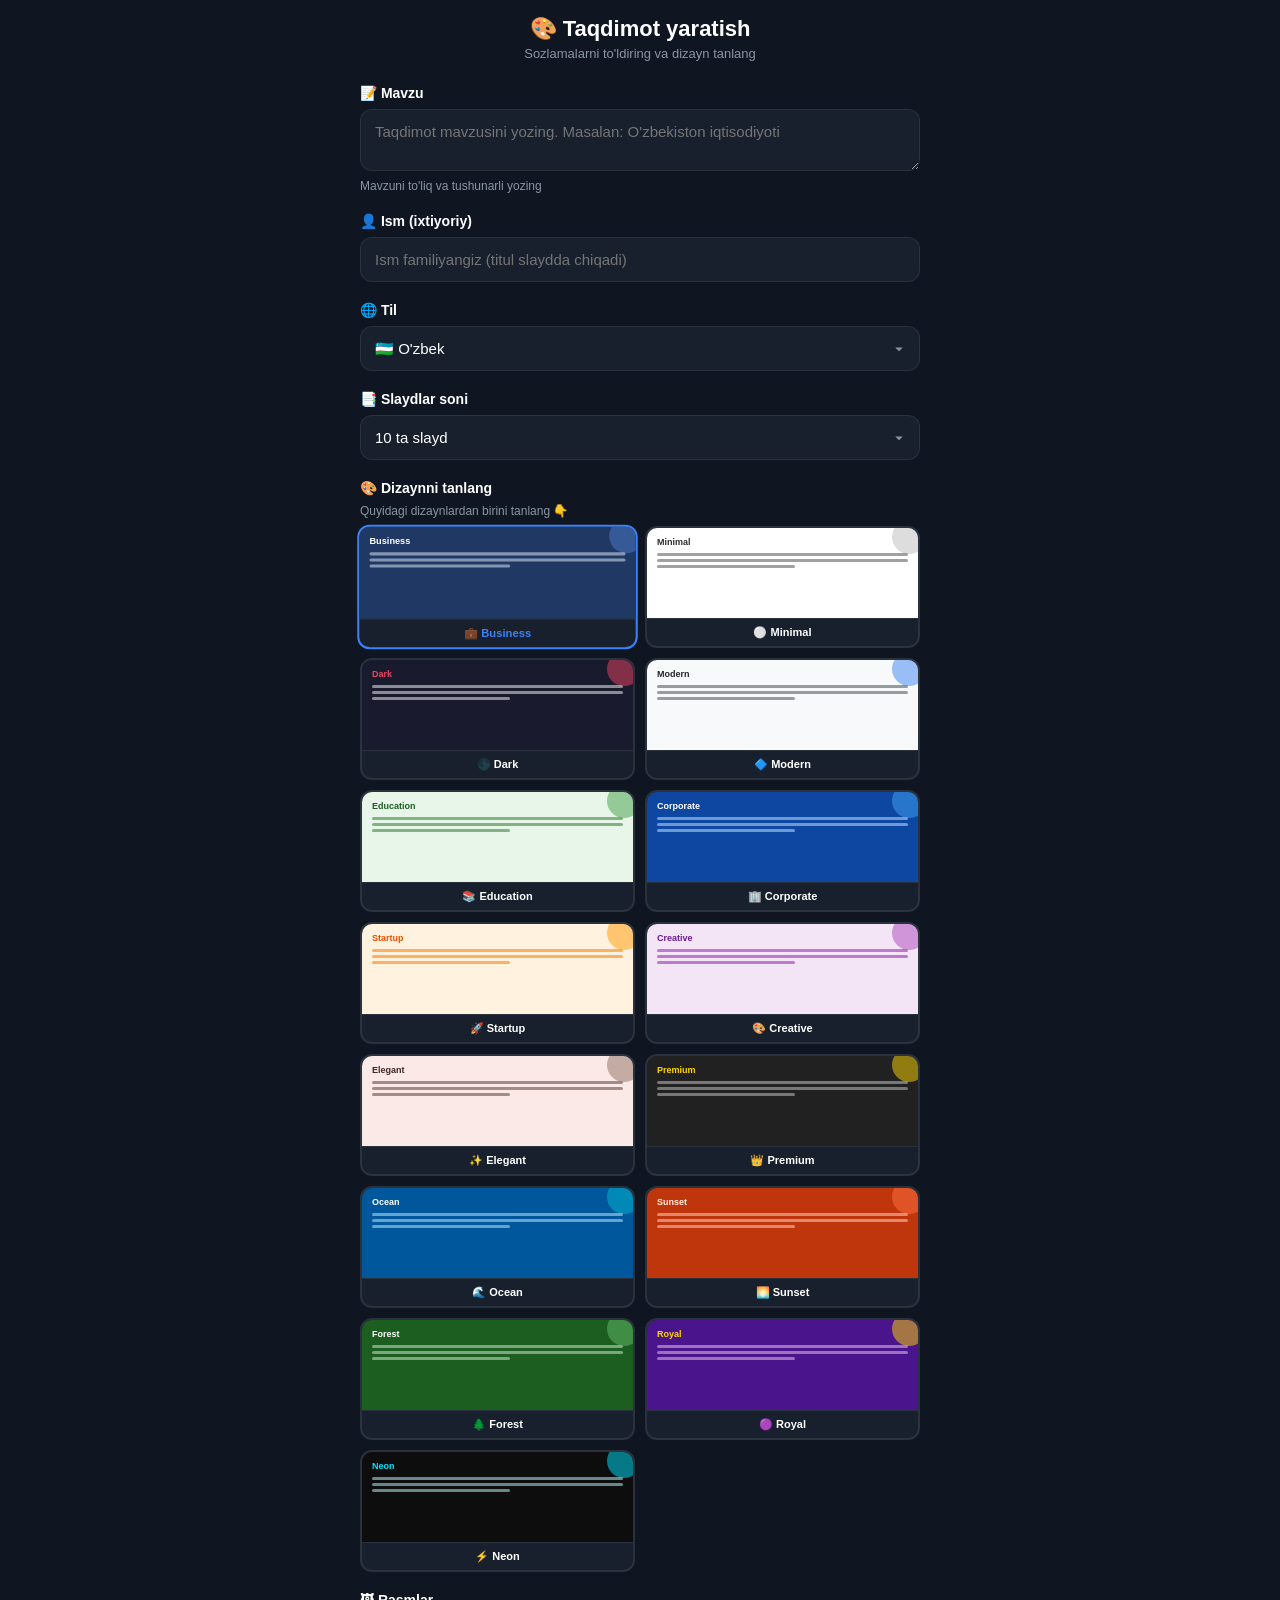
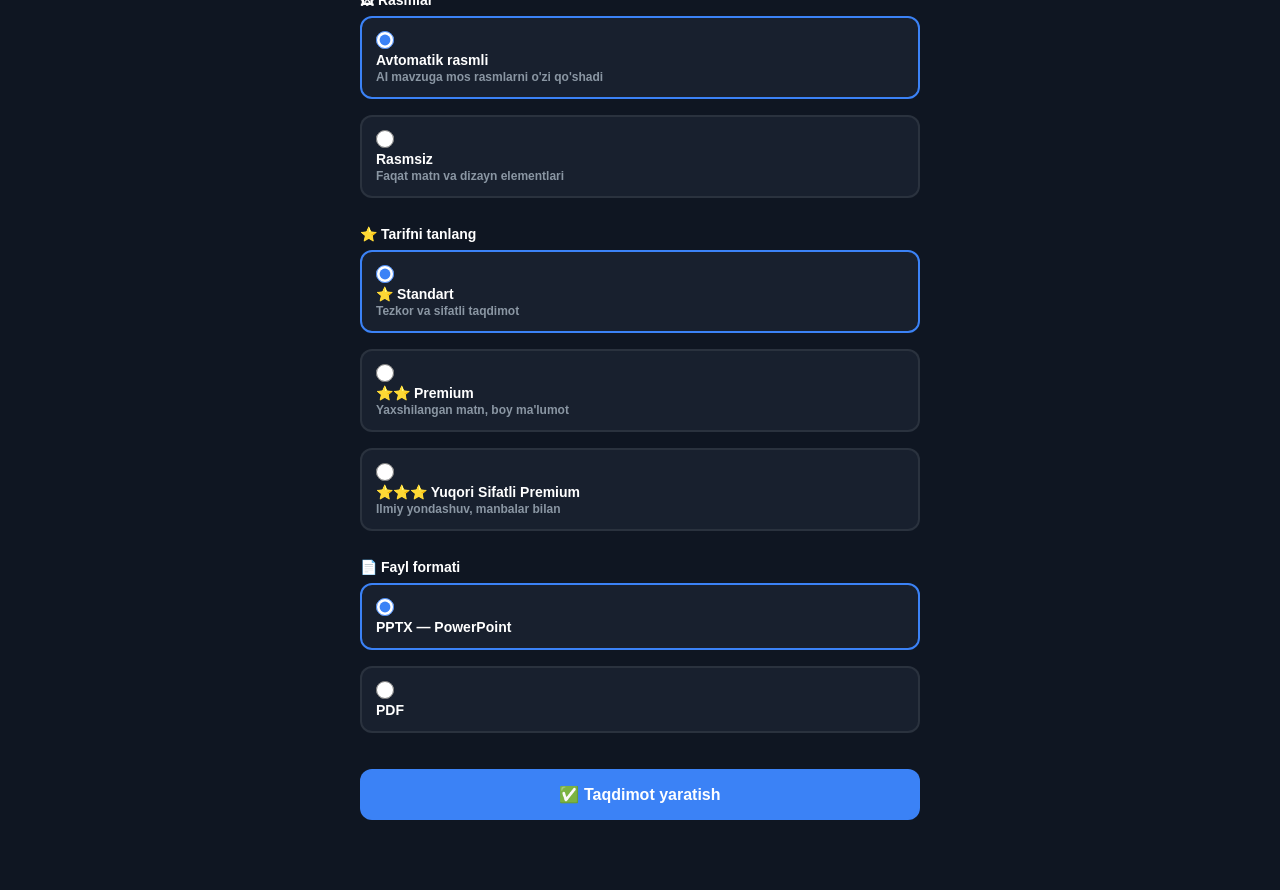
<file: website/app/index.html>
<!DOCTYPE html>
<html lang="uz">
<head>
    <meta charset="UTF-8">
    <meta name="viewport" content="width=device-width, initial-scale=1.0, maximum-scale=1.0, user-scalable=no">
    <title>Taqdimot yaratish — MasterStudent</title>
    <script src="https://telegram.org/js/telegram-web-app.js"></script>
    <link rel="stylesheet" href="style.css">
</head>
<body>
    <div class="app">
        <div class="app-header">
            <h1>🎨 Taqdimot yaratish</h1>
            <p>Sozlamalarni to'ldiring va dizayn tanlang</p>
        </div>

        <!-- MAVZU -->
        <div class="field">
            <label>📝 Mavzu</label>
            <textarea id="topic" rows="2" placeholder="Taqdimot mavzusini yozing. Masalan: O'zbekiston iqtisodiyoti"></textarea>
            <span class="hint">Mavzuni to'liq va tushunarli yozing</span>
        </div>

        <!-- ISM -->
        <div class="field">
            <label>👤 Ism (ixtiyoriy)</label>
            <input type="text" id="author" placeholder="Ism familiyangiz (titul slaydda chiqadi)">
        </div>

        <!-- TIL -->
        <div class="field">
            <label>🌐 Til</label>
            <select id="lang">
                <option value="uz">🇺🇿 O'zbek</option>
                <option value="ru">🇷🇺 Rus</option>
                <option value="en">🇬🇧 Ingliz</option>
            </select>
        </div>

        <!-- SLAYDLAR -->
        <div class="field">
            <label>📑 Slaydlar soni</label>
            <select id="slides">
                <option value="5">5 ta slayd</option>
                <option value="10" selected>10 ta slayd</option>
                <option value="15">15 ta slayd</option>
                <option value="20">20 ta slayd</option>
                <option value="25">25 ta slayd</option>
                <option value="30">30 ta slayd</option>
            </select>
        </div>

        <!-- DIZAYN -->
        <div class="field">
            <label>🎨 Dizaynni tanlang</label>
            <span class="hint">Quyidagi dizaynlardan birini tanlang 👇</span>
            <div class="designs" id="designs"></div>
        </div>

        <!-- RASM USULI -->
        <div class="field">
            <label>🖼 Rasmlar</label>
            <div class="radio-group" id="imageMode">
                <label class="radio-card selected" data-val="auto">
                    <input type="radio" name="img" value="auto" checked>
                    <div><b>Avtomatik rasmli</b><span>AI mavzuga mos rasmlarni o'zi qo'shadi</span></div>
                </label>
                <label class="radio-card" data-val="none">
                    <input type="radio" name="img" value="none">
                    <div><b>Rasmsiz</b><span>Faqat matn va dizayn elementlari</span></div>
                </label>
            </div>
        </div>

        <!-- TARIF -->
        <div class="field">
            <label>⭐ Tarifni tanlang</label>
            <div class="radio-group" id="tariff">
                <label class="radio-card selected" data-val="standart">
                    <input type="radio" name="tariff" value="standart" checked>
                    <div><b>⭐ Standart</b><span>Tezkor va sifatli taqdimot</span></div>
                </label>
                <label class="radio-card" data-val="premium">
                    <input type="radio" name="tariff" value="premium">
                    <div><b>⭐⭐ Premium</b><span>Yaxshilangan matn, boy ma'lumot</span></div>
                </label>
                <label class="radio-card" data-val="ilmiy">
                    <input type="radio" name="tariff" value="ilmiy">
                    <div><b>⭐⭐⭐ Yuqori Sifatli Premium</b><span>Ilmiy yondashuv, manbalar bilan</span></div>
                </label>
            </div>
        </div>

        <!-- FORMAT -->
        <div class="field">
            <label>📄 Fayl formati</label>
            <div class="radio-group" id="format">
                <label class="radio-card selected" data-val="pptx">
                    <input type="radio" name="format" value="pptx" checked>
                    <div><b>PPTX — PowerPoint</b></div>
                </label>
                <label class="radio-card" data-val="pdf">
                    <input type="radio" name="format" value="pdf">
                    <div><b>PDF</b></div>
                </label>
            </div>
        </div>

        <button class="submit-btn" id="submitBtn">✅ Taqdimot yaratish</button>
        <div class="error" id="error"></div>
    </div>

    <script src="app.js"></script>
</body>
</html>
</file>
<file: website/app/style.css>
*,*::before,*::after{margin:0;padding:0;box-sizing:border-box}
:root{
    --bg: var(--tg-theme-bg-color, #0f1622);
    --card: var(--tg-theme-secondary-bg-color, #18202e);
    --text: var(--tg-theme-text-color, #ffffff);
    --hint: var(--tg-theme-hint-color, #8a96a3);
    --accent: var(--tg-theme-button-color, #3b82f6);
    --accent-text: var(--tg-theme-button-text-color, #ffffff);
    --border: rgba(255,255,255,.08);
}
body{font-family:-apple-system,'Segoe UI',Roboto,sans-serif;background:var(--bg);color:var(--text);padding:16px;padding-bottom:40px}
.app{max-width:560px;margin:0 auto}
.app-header{text-align:center;margin-bottom:24px}
.app-header h1{font-size:22px;font-weight:700;margin-bottom:4px}
.app-header p{font-size:13px;color:var(--hint)}

.field{margin-bottom:20px}
.field label{display:block;font-size:14px;font-weight:600;margin-bottom:8px}
.hint{display:block;font-size:12px;color:var(--hint);margin-top:4px;margin-bottom:8px}

input[type=text], textarea, select{
    width:100%;padding:13px 14px;background:var(--card);border:1px solid var(--border);
    border-radius:12px;color:var(--text);font-size:15px;font-family:inherit;outline:none;transition:border-color .2s
}
input:focus, textarea:focus, select:focus{border-color:var(--accent)}
textarea{resize:vertical}
select{appearance:none;background-image:url("data:image/svg+xml,%3Csvg xmlns='http://www.w3.org/2000/svg' width='12' height='12' fill='%238a96a3' viewBox='0 0 16 16'%3E%3Cpath d='M8 11L3 6h10z'/%3E%3C/svg%3E");background-repeat:no-repeat;background-position:right 14px center}

/* DESIGN PREVIEWS */
.designs{display:grid;grid-template-columns:repeat(2,1fr);gap:10px}
.design-card{
    border:2px solid var(--border);border-radius:12px;overflow:hidden;cursor:pointer;
    transition:all .2s;background:var(--card)
}
.design-card.selected{border-color:var(--accent);transform:scale(1.02)}
.design-preview{height:90px;padding:10px;display:flex;flex-direction:column;justify-content:flex-start;position:relative;overflow:hidden}
.design-preview .dp-title{font-size:9px;font-weight:700;margin-bottom:5px;line-height:1.1}
.design-preview .dp-line{height:3px;border-radius:2px;margin-bottom:3px;opacity:.55}
.design-preview .dp-line.short{width:55%}
.design-preview .dp-accent{position:absolute;border-radius:50%;opacity:.5}
.design-name{padding:7px;font-size:11px;font-weight:600;text-align:center;border-top:1px solid var(--border)}
.design-card.selected .design-name{color:var(--accent)}

/* RADIO CARDS */
.radio-group{display:flex;flex-direction:column;gap:8px}
.radio-card{display:flex;align-items:center;gap:10px;padding:13px 14px;background:var(--card);border:2px solid var(--border);border-radius:12px;cursor:pointer;transition:all .2s}
.radio-card.selected{border-color:var(--accent)}
.radio-card input{accent-color:var(--accent);width:18px;height:18px}
.radio-card div{display:flex;flex-direction:column}
.radio-card b{font-size:14px}
.radio-card span{font-size:12px;color:var(--hint);margin-top:2px}

.submit-btn{
    width:100%;padding:16px;background:var(--accent);color:var(--accent-text);
    border:none;border-radius:12px;font-size:16px;font-weight:700;cursor:pointer;margin-top:8px;transition:opacity .2s
}
.submit-btn:active{opacity:.8}
.error{color:#ef4444;font-size:13px;text-align:center;margin-top:12px;min-height:18px}
</file>
